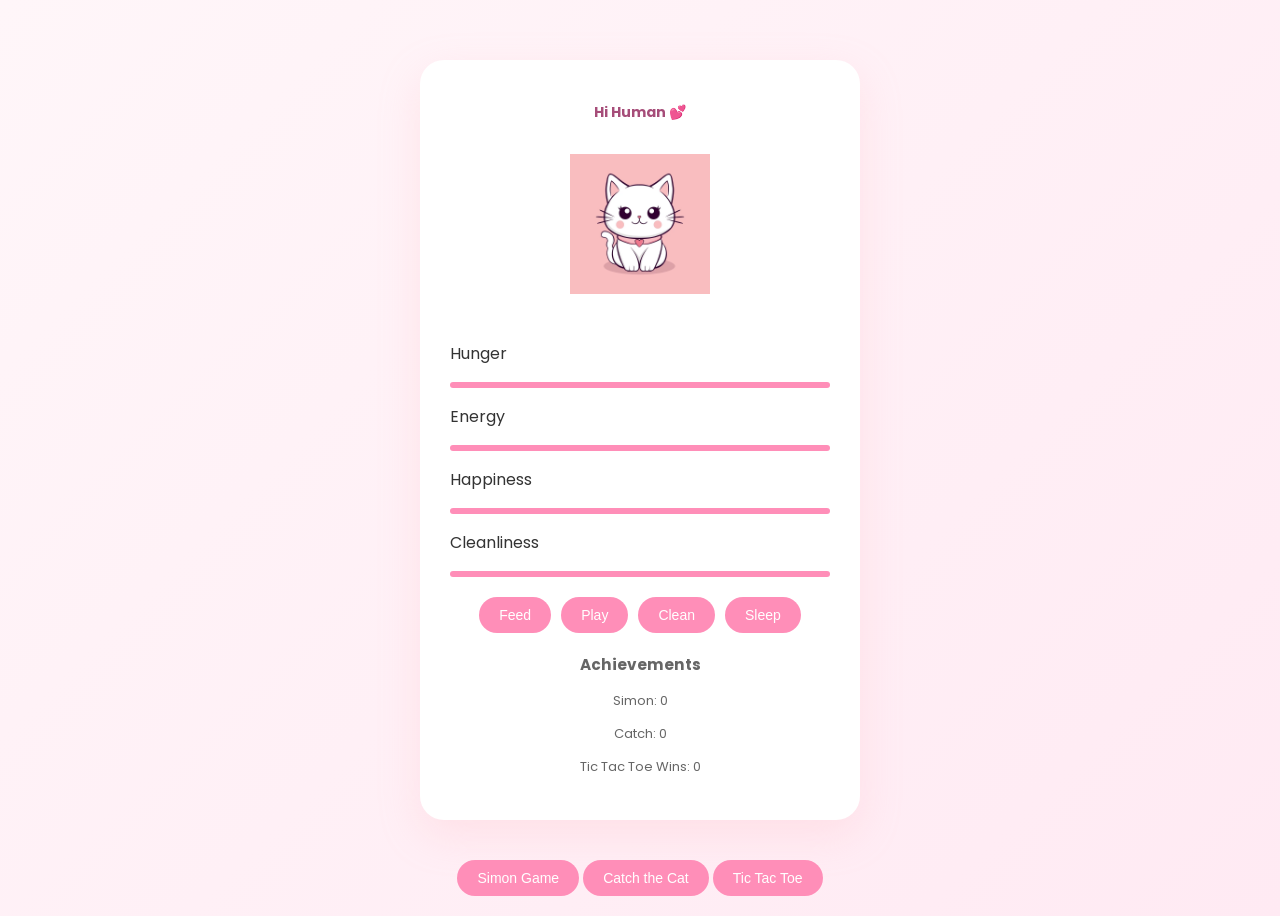
<file: index.html>
<!DOCTYPE html>
<html lang="en">
<head>
  <meta charset="UTF-8">
  <meta name="viewport" content="width=device-width, initial-scale=1.0">
  <title>Virtual Pet</title>

  <link href="https://fonts.googleapis.com/css2?family=Poppins:wght@400;600&display=swap" rel="stylesheet">
  <link rel="stylesheet" href="style.css">
</head>
<body>

  <div class="main-wrapper">

    <div id="pet-container">

      <h2 id="status">Loading...</h2>

      <img id="pet" src="cat.webp" alt="kitty" onclick="secretClick()">

      <div id="stats">
        <p>Hunger</p>
        <div class="stat-bar"><div id="hunger-bar"></div></div>

        <p>Energy</p>
        <div class="stat-bar"><div id="energy-bar"></div></div>

        <p>Happiness</p>
        <div class="stat-bar"><div id="happiness-bar"></div></div>

        <p>Cleanliness</p>
        <div class="stat-bar"><div id="clean-bar"></div></div>
      </div>

      <div class="actions">
        <button onclick="changeCatAction('feed')">Feed</button>
        <button onclick="changeCatAction('play')">Play</button>
        <button onclick="changeCatAction('clean')">Clean</button>
        <button onclick="changeCatAction('sleep')">Sleep</button>
      </div>

      <div id="highscores">
        <h3>Achievements</h3>
        <p>Simon: <span id="simon-score"></span></p>
        <p>Catch: <span id="catch-score"></span></p>
        <p>Tic Tac Toe Wins: <span id="ttt-wins"></span></p>
      </div>

    </div>

    <div id="mini-games">
      <button onclick="window.location.href='simon.html'">Simon Game</button>
      <button onclick="window.location.href='catch-the-cat.html'">Catch the Cat</button>
      <button onclick="window.location.href='tic-tac-toe.html'">Tic Tac Toe</button>
    </div>

  </div>

  <script src="petSystem.js"></script>
  <script src="script.js"></script>

</body>
</html>
</file>
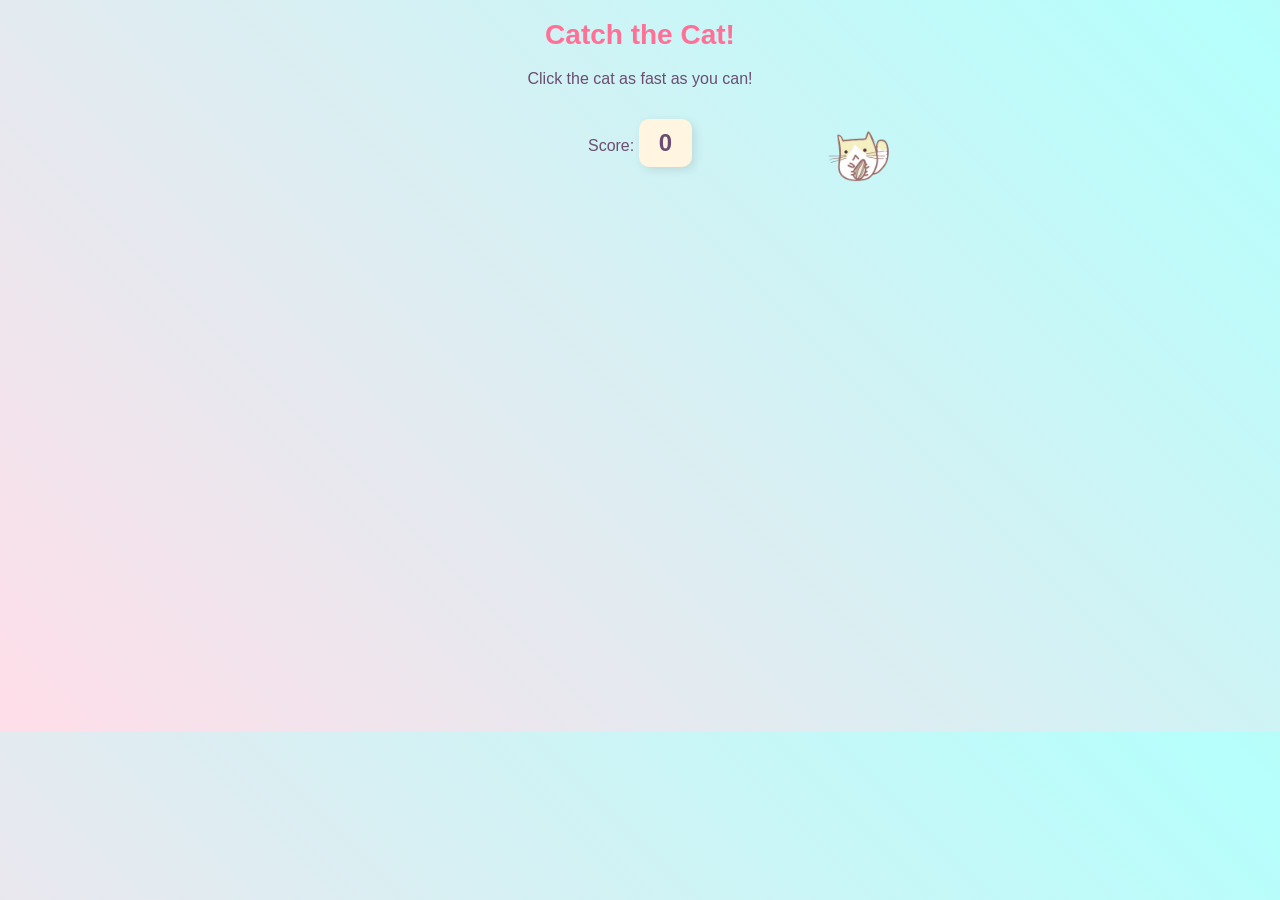
<file: catch-the-cat.html>
<!DOCTYPE html>
<html lang="en">
<head>
    <meta charset="UTF-8">
    <meta name="viewport" content="width=device-width, initial-scale=1.0">
    <title>Catch the Cat</title>
    <link rel="stylesheet" href="catch-the-cat.css">
</head>
<body>
    <h1>Catch the Cat!</h1>
    <p>Click the cat as fast as you can!</p>
    <p>Score: <span id="score">0</span></p>
    <img id="cat" src="catchthecat.png" alt="Cat" onclick="catchCat()">
    <script src="petSystem.js"></script>
    <script src="catch-the-cat.js"></script>
</body>
</html>
</file>
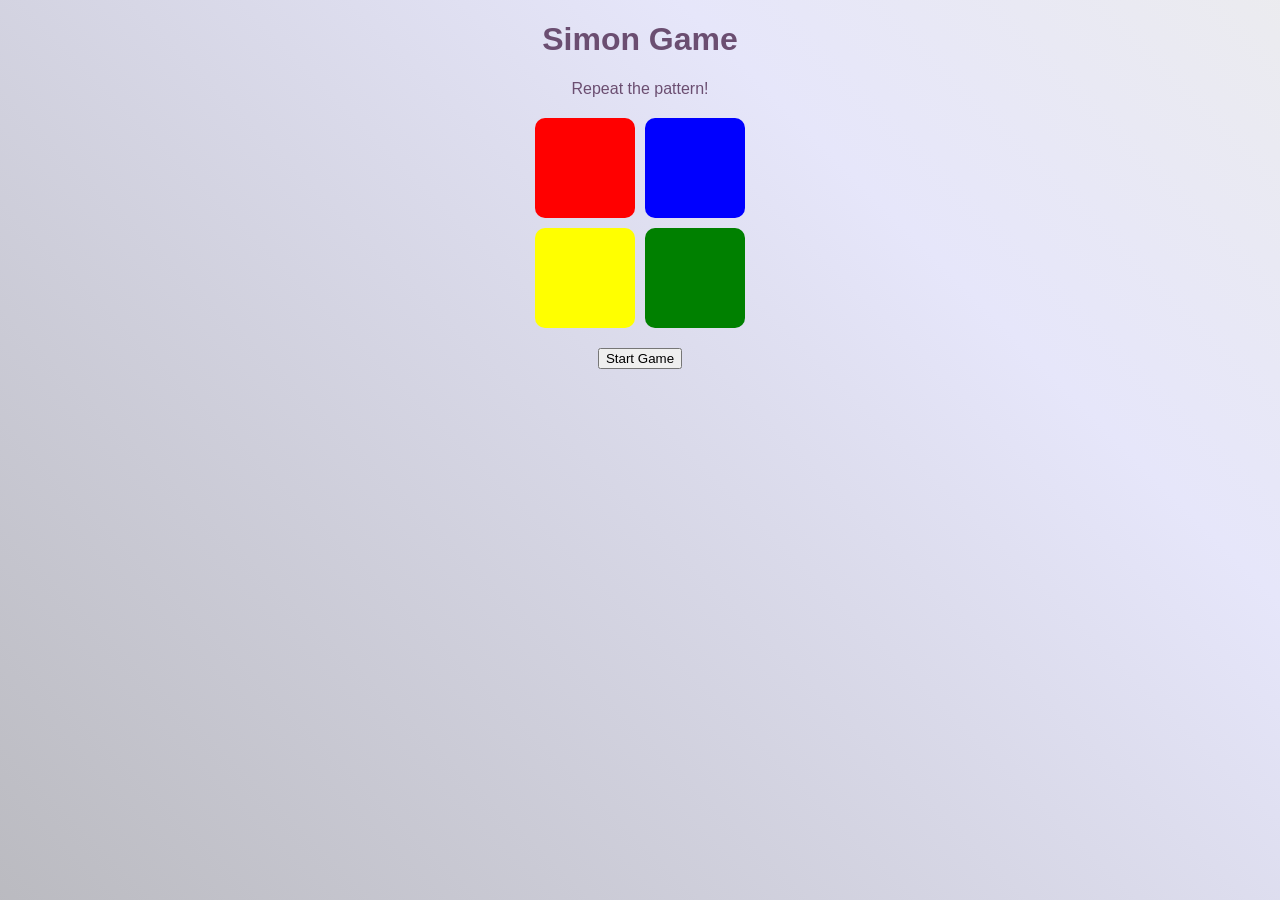
<file: simon.html>
<!DOCTYPE html>
<html lang="en">
<head>
    <meta charset="UTF-8">
    <meta name="viewport" content="width=device-width, initial-scale=1.0">
    <title>Simon Game</title>
    <link rel="stylesheet" href="simon.css">
</head>
<body>
    <h1>Simon Game</h1>
    <p>Repeat the pattern!</p>
    <div id="game-board">
        <div class="color-button" id="red" onclick="playerClick('red')"></div>
        <div class="color-button" id="blue" onclick="playerClick('blue')"></div>
        <div class="color-button" id="yellow" onclick="playerClick('yellow')"></div>
        <div class="color-button" id="green" onclick="playerClick('green')"></div>
    </div>
    <button onclick="startGame()">Start Game</button>
    <p id="status"></p>
    <script src="petSystem.js"></script>
    <script src="simon.js"></script>
</body>
</html>
</file>
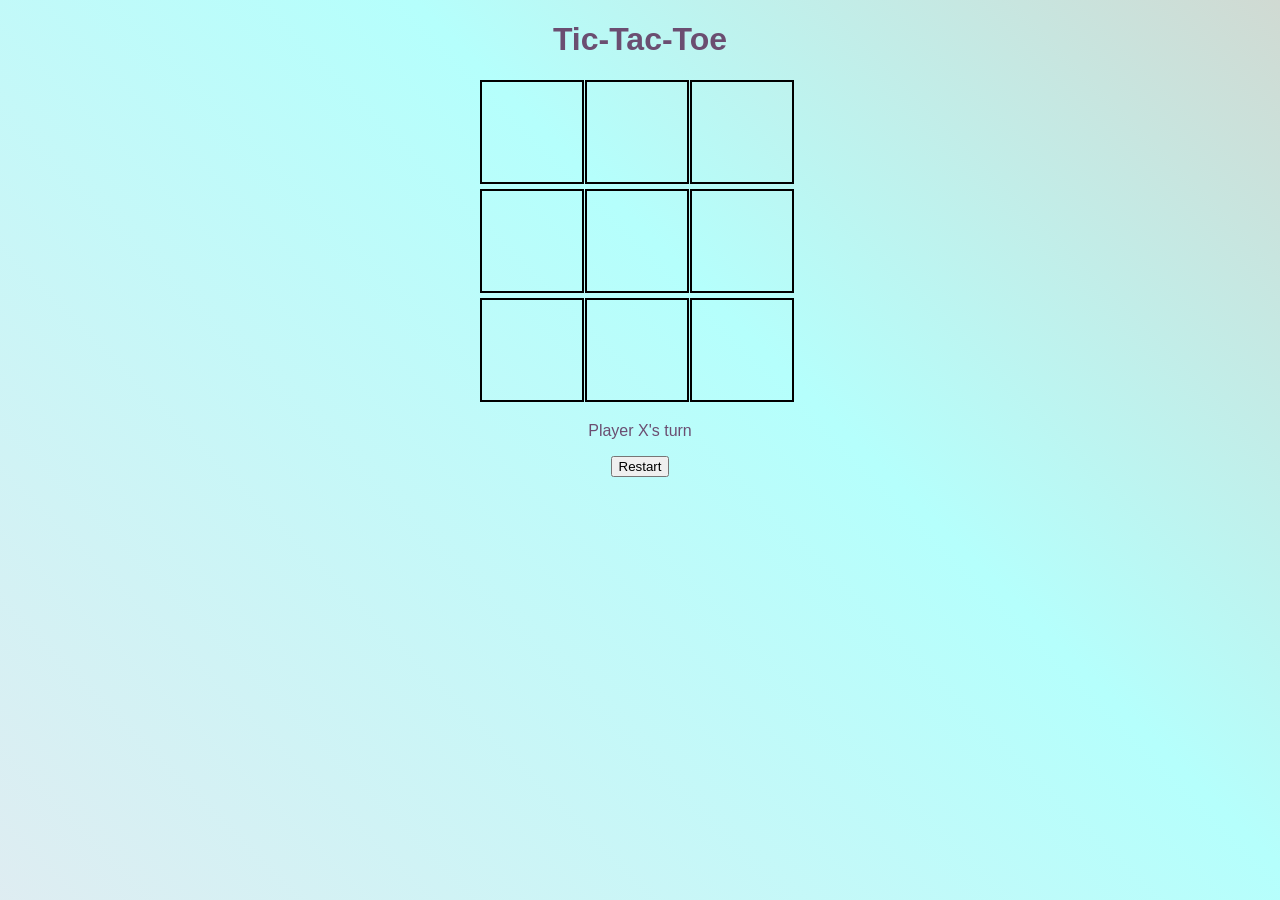
<file: tic-tac-toe.html>
<!DOCTYPE html>
<html lang="en">
<head>
    <meta charset="UTF-8">
    <meta name="viewport" content="width=device-width, initial-scale=1.0">
    <title>Tic-Tac-Toe</title>
    <link rel="stylesheet" href="tic-tac-toe.css">
</head>
<body>
    <h1>Tic-Tac-Toe</h1>
    <div id="board"></div>
    <p id="status">Player X's turn</p>
    <button onclick="resetGame()">Restart</button>
    <script src="petSystem.js"></script>
    <script src="tic-tac-toe.js"></script>
</body>
</html>
</file>
<file: style.css>
body {
  font-family: 'Poppins', sans-serif;
  background: linear-gradient(135deg, #fff6f9, #ffeaf3);
  margin: 0;
  padding: 0;
  text-align: center;
  color: #333;
}

.main-wrapper {
  padding: 20px;
}

#pet-container {
  background: white;
  padding: 30px;
  border-radius: 24px;
  max-width: 380px;
  width: 95%;
  margin: 40px auto;
  box-shadow: 0 15px 40px rgba(255, 182, 193, 0.25);
}

#pet {
  width: 140px;
  height: 140px;
  margin: 20px 0;
  animation: float 4s ease-in-out infinite;
}

@keyframes float {
  0% { transform: translateY(0px); }
  50% { transform: translateY(-6px); }
  100% { transform: translateY(0px); }
}

.actions {
  display: flex;
  flex-wrap: wrap;
  justify-content: center;
  gap: 10px;
}

button {
  padding: 10px 20px;
  background: #ff8eb8;
  border: none;
  border-radius: 30px;
  color: white;
  font-size: 14px;
  cursor: pointer;
  transition: 0.2s ease;
}

button:hover {
  background: #ff6fa5;
  transform: translateY(-2px);
}

#stats {
  margin: 20px 0;
  text-align: left;
}

.stat-bar {
  width: 100%;
  height: 6px;
  background: #f3dce6;
  border-radius: 10px;
  overflow: hidden;
  margin-bottom: 15px;
}

.stat-bar div {
  height: 100%;
  background: #ff8eb8;
  width: 100%;
  transition: width 0.3s ease;
}

#status {
  font-size: 14px;
  color: #a64d79;
}

#highscores {
  margin-top: 20px;
  font-size: 13px;
  color: #666;
}

#mini-games {
  margin-top: 20px;
}

/* Responsive adjustments */
@media (max-width: 480px) {
  #pet-container {
    padding: 20px;
  }

  #pet {
    width: 120px;
    height: 120px;
  }

  button {
    font-size: 13px;
    padding: 8px 16px;
  }
}
</file>
<file: catch-the-cat.css>
body {
    font-family: 'Comic Sans MS', cursive, sans-serif;
    text-align: center;
    background: linear-gradient(45deg, #FFDEE9, #B5FFFC, #FF9A8B, #FAFFD1);
    background-size: 400% 400%;
    animation: backgroundAnimation 10s infinite alternate;
    color: #6B4E71;
}

@keyframes backgroundAnimation {
    0% { background-position: 0% 50%; }
    100% { background-position: 100% 50%; }
}

h1 {
    font-size: 28px;
    color: #FF7096;
}

#game-area {
    width: 90vw;
    height: 70vh;
    border: 5px solid #FF7096;
    border-radius: 20px;
    margin: auto;
    position: relative;
    overflow: hidden;
    background: rgba(255, 255, 255, 0.5);
    box-shadow: 5px 5px 15px rgba(0, 0, 0, 0.1);
}

#cat {
    width: 100px;
    height: auto;
    position: absolute;
    cursor: pointer;
    transition: transform 0.1s;
}

/* Cute Score Styling */
#score {
    font-size: 24px;
    font-weight: bold;
    background: #FFF5E1;
    display: inline-block;
    padding: 10px 20px;
    border-radius: 10px;
    margin-top: 15px;
    box-shadow: 3px 3px 10px rgba(0, 0, 0, 0.1);
}
</file>
<file: simon.css>
body {
    font-family: 'Comic Sans MS', cursive, sans-serif;
    text-align: center;
    background: linear-gradient(45deg, #a9a9a9, #e6e6fa, #fafad2, #90ee90);
    background-size: 400% 400%;
    animation: backgroundAnimation 10s infinite alternate;
    color: #6B4E71;
}

@keyframes backgroundAnimation {
    0% { background-position: 0% 50%; }
    100% { background-position: 100% 50%; }
}


#game-board {
    display: grid;
    grid-template-columns: repeat(2, 100px);
    gap: 10px;
    justify-content: center;
    margin: 20px auto;
}

.color-button {
    width: 100px;
    height: 100px;
    border-radius: 10px;
    cursor: pointer;
}

#red { background-color: red; }
#blue { background-color: blue; }
#yellow { background-color: yellow; }
#green { background-color: green; }

.flash {
    opacity: 0.5;
}
</file>
<file: tic-tac-toe.css>
body {
    font-family: 'Comic Sans MS', cursive, sans-serif;
    text-align: center;
    background: linear-gradient(45deg, #FFDEE9, #B5FFFC, #FF9A8B, #FAFFD1);
    background-size: 400% 400%;
    animation: backgroundAnimation 10s infinite alternate;
    color: #6B4E71;
}

@keyframes backgroundAnimation {
    0% { background-position: 0% 50%; }
    100% { background-position: 100% 50%; }
}

#board {
    display: grid;
    grid-template-columns: repeat(3, 100px);
    gap: 5px;
    margin: 20px auto;
    width: 320px;
}

.cell {
    width: 100px;
    height: 100px;
    border: 2px solid black;
    font-size: 2em;
    text-align: center;
    line-height: 100px;
    cursor: pointer;
}
</file>
